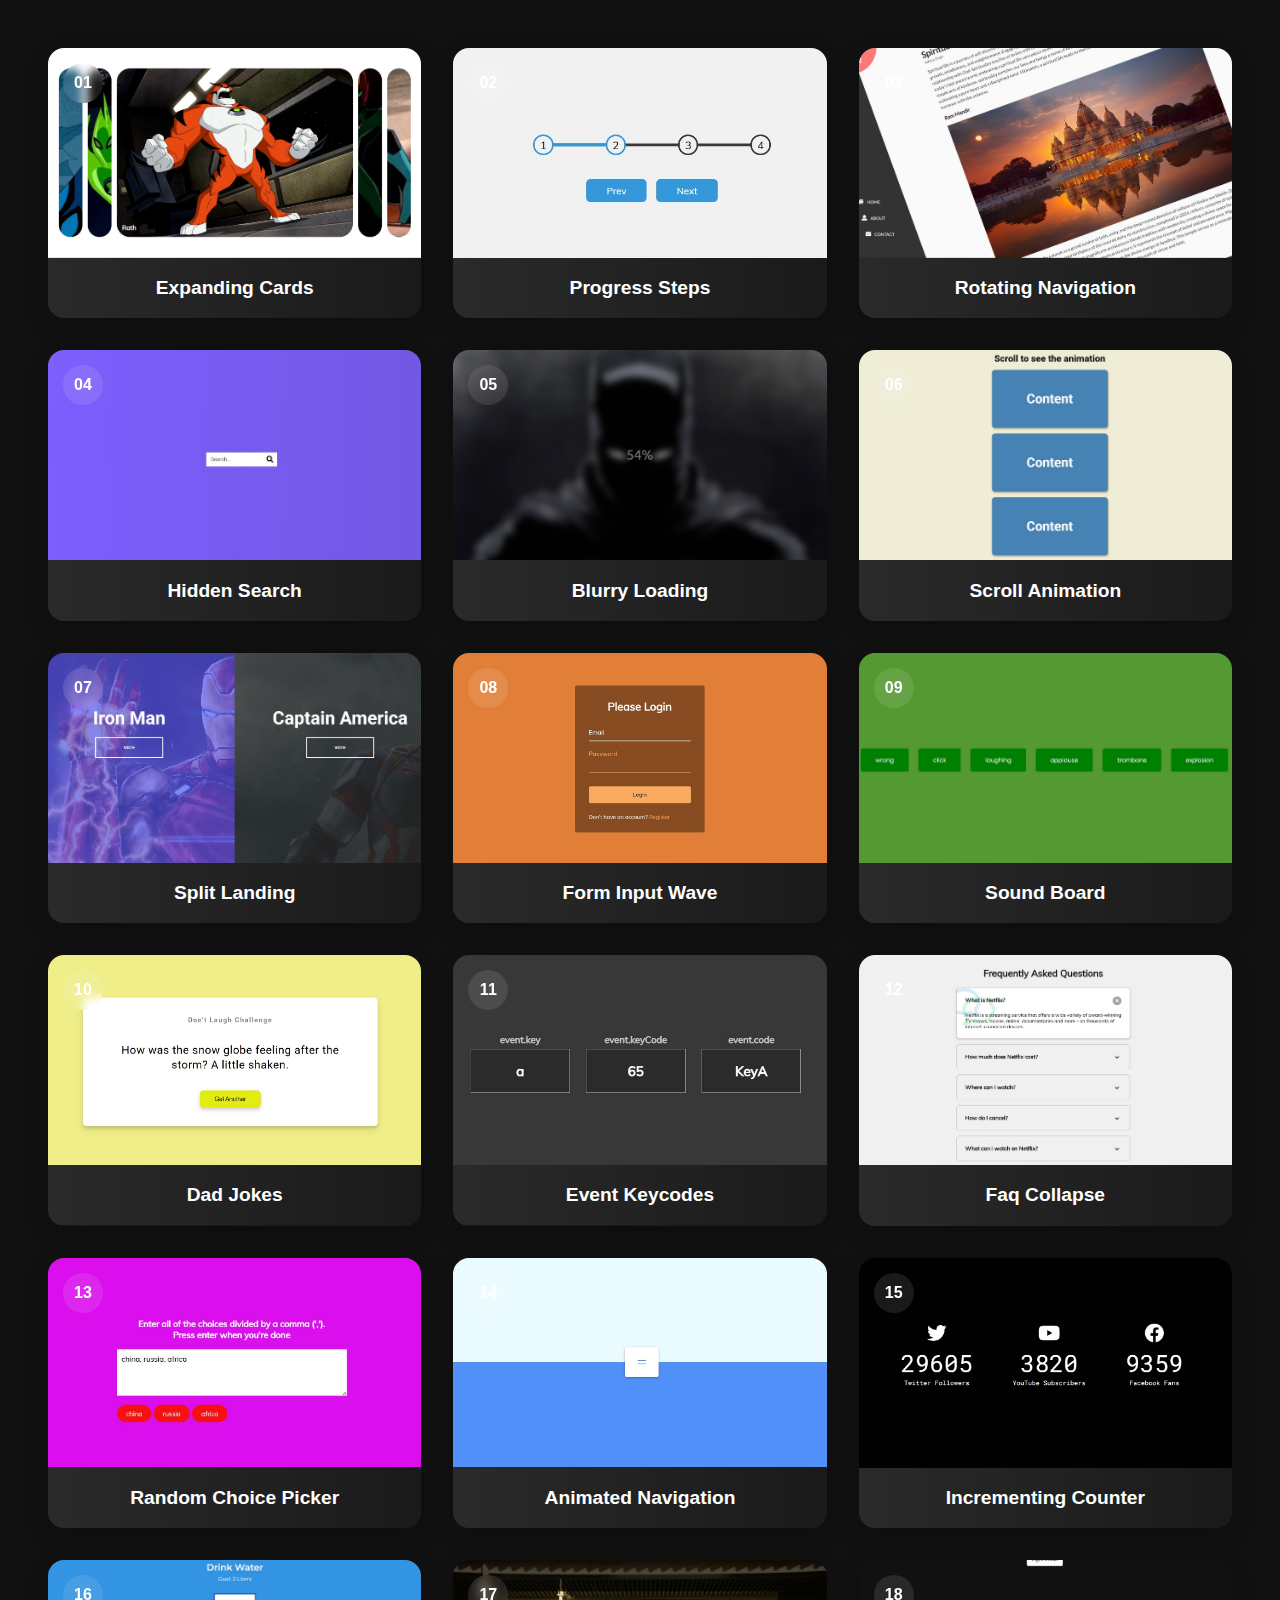
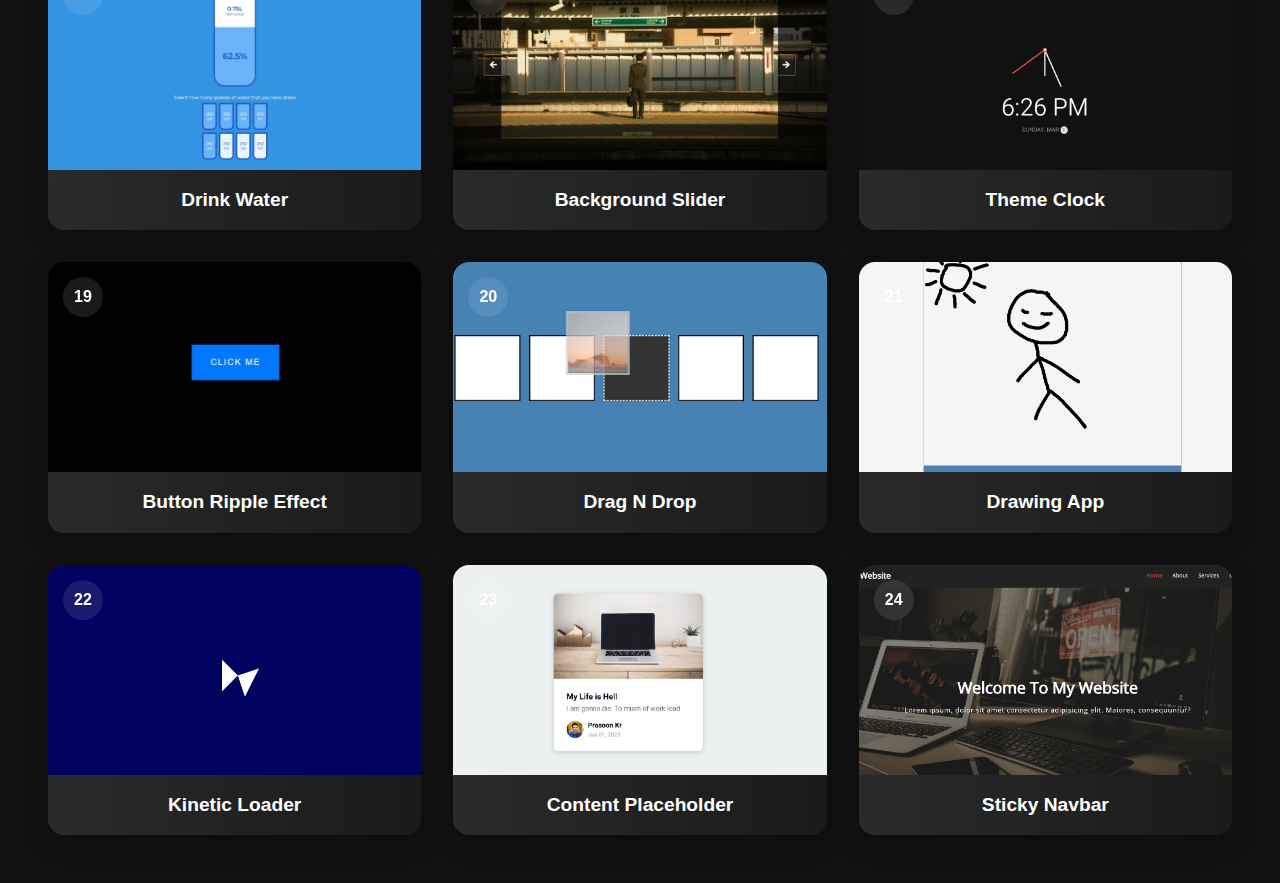
<file: index.html>
<!DOCTYPE html>
<html lang="en">
<head>
    <meta charset="UTF-8">
    <meta name="viewport" content="width=device-width, initial-scale=1.0">
    <link rel="stylesheet" href="style.css">
    <link rel="stylesheet" href="https://cdnjs.cloudflare.com/ajax/libs/font-awesome/6.4.0/css/all.min.css">
    <title>Frontend Mosaic</title>
</head>
<body>
    <div id="main">
    <!-- Project Blocks -->

        <!-- Project-1 -->
        <div class="project-card">
            <div class="serial-number">01</div>
            <div class="project-content">
                <div class="project-image">
                    <img src="./images/P1.jpg" alt="Project Preview">
                    <div class="project-links">
                        <a href="https://github.com/adityas1309/FrontendMosaic/tree/main/projects/1.ExpandingCards" class="link-icon github" aria-label="GitHub">
                            <i class="fab fa-github"></i>
                        </a>
                        <a href="./projects/1.ExpandingCards" class="link-icon live" aria-label="Live Demo">
                            <i class="fas fa-external-link-alt"></i>
                        </a>
                    </div>
                </div>
                <h3 class="project-title">Expanding Cards</h3>
            </div>
        </div>
        
        <!-- Project-2 -->
        <div class="project-card">
            <div class="serial-number">02</div>
            <div class="project-content">
                <div class="project-image">
                    <img src="./images/P2.jpg" alt="Project Preview">
                    <div class="project-links">
                        <a href="https://github.com/adityas1309/FrontendMosaic/tree/main/projects/2.ProgressSteps" class="link-icon github" aria-label="GitHub">
                            <i class="fab fa-github"></i>
                        </a>
                        <a href="./projects/2.ProgressSteps" class="link-icon live" aria-label="Live Demo">
                            <i class="fas fa-external-link-alt"></i>
                        </a>
                    </div>
                </div>
                <h3 class="project-title">Progress Steps</h3>
            </div>
        </div>
 
        <!-- Project-3 -->
        <div class="project-card">
            <div class="serial-number">03</div>
            <div class="project-content">
                <div class="project-image">
                    <img src="./images/P3.jpg" alt="Project Preview">
                    <div class="project-links">
                        <a href="https://github.com/adityas1309/FrontendMosaic/tree/main/projects/3.RotatingNavAnimation" class="link-icon github" aria-label="GitHub">
                            <i class="fab fa-github"></i>
                        </a>
                        <a href="./projects/3.RotatingNavAnimation" class="link-icon live" aria-label="Live Demo">
                            <i class="fas fa-external-link-alt"></i>
                        </a>
                    </div>
                </div>
                <h3 class="project-title">Rotating Navigation</h3>
            </div>
        </div>

        <!-- Project-4 -->
        <div class="project-card">
            <div class="serial-number">04</div>
            <div class="project-content">
                <div class="project-image">
                    <img src="./images/P4.jpg" alt="Project Preview">
                    <div class="project-links">
                        <a href="https://github.com/adityas1309/FrontendMosaic/tree/main/projects/4.HiddenSearch" class="link-icon github" aria-label="GitHub">
                            <i class="fab fa-github"></i>
                        </a>
                        <a href="./projects/4.HiddenSearch" class="link-icon live" aria-label="Live Demo">
                            <i class="fas fa-external-link-alt"></i>
                        </a>
                    </div>
                </div>
                <h3 class="project-title">Hidden Search</h3>
            </div>
        </div>

        <!-- Project-5 -->
        <div class="project-card">
            <div class="serial-number">05</div>
            <div class="project-content">
                <div class="project-image">
                    <img src="./images/P5.jpg" alt="Project Preview">
                    <div class="project-links">
                        <a href="https://github.com/adityas1309/FrontendMosaic/tree/main/projects/5.BlurryLoading" class="link-icon github" aria-label="GitHub">
                            <i class="fab fa-github"></i>
                        </a>
                        <a href="./projects/5.BlurryLoading" class="link-icon live" aria-label="Live Demo">
                            <i class="fas fa-external-link-alt"></i>
                        </a>
                    </div>
                </div>
                <h3 class="project-title">Blurry Loading</h3>
            </div>
        </div>

        <!-- Project-6 -->
        <div class="project-card">
            <div class="serial-number">06</div>
            <div class="project-content">
                <div class="project-image">
                    <img src="./images/P6.jpg" alt="Project Preview">
                    <div class="project-links">
                        <a href="https://github.com/adityas1309/FrontendMosaic/tree/main/projects/6.ScrollAnimation" class="link-icon github" aria-label="GitHub">
                            <i class="fab fa-github"></i>
                        </a>
                        <a href="./projects/6.ScrollAnimation" class="link-icon live" aria-label="Live Demo">
                            <i class="fas fa-external-link-alt"></i>
                        </a>
                    </div>
                </div>
                <h3 class="project-title">Scroll Animation</h3>
            </div>
        </div>

        <!-- Project-7 -->
        <div class="project-card">
            <div class="serial-number">07</div>
            <div class="project-content">
                <div class="project-image">
                    <img src="./images/P7.jpg" alt="Project Preview">
                    <div class="project-links">
                        <a href="https://github.com/adityas1309/FrontendMosaic/tree/main/projects/7.SplitLandingPage" class="link-icon github" aria-label="GitHub">
                            <i class="fab fa-github"></i>
                        </a>
                        <a href="./projects/7.SplitLandingPage" class="link-icon live" aria-label="Live Demo">
                            <i class="fas fa-external-link-alt"></i>
                        </a>
                    </div>
                </div>
                <h3 class="project-title">Split Landing</h3>
            </div>
        </div>

        <!-- Project-8 -->
        <div class="project-card">
            <div class="serial-number">08</div>
            <div class="project-content">
                <div class="project-image">
                    <img src="./images/P8.jpg" alt="Project Preview">
                    <div class="project-links">
                        <a href="https://github.com/adityas1309/FrontendMosaic/tree/main/projects/8.FormInputWave" class="link-icon github" aria-label="GitHub">
                            <i class="fab fa-github"></i>
                        </a>
                        <a href="./projects/8.FormInputWave" class="link-icon live" aria-label="Live Demo">
                            <i class="fas fa-external-link-alt"></i>
                        </a>
                    </div>
                </div>
                <h3 class="project-title">Form Input Wave</h3>
            </div>
        </div>

        <!-- Project-9 -->
        <div class="project-card">
            <div class="serial-number">09</div>
            <div class="project-content">
                <div class="project-image">
                    <img src="./images/P9.jpg" alt="Project Preview">
                    <div class="project-links">
                        <a href="https://github.com/adityas1309/FrontendMosaic/tree/main/projects/9.SoundBoard" class="link-icon github" aria-label="GitHub">
                            <i class="fab fa-github"></i>
                        </a>
                        <a href="./projects/9.SoundBoard" class="link-icon live" aria-label="Live Demo">
                            <i class="fas fa-external-link-alt"></i>
                        </a>
                    </div>
                </div>
                <h3 class="project-title">Sound Board</h3>
            </div>
        </div>

        <!-- Project-10 -->
        <div class="project-card">
            <div class="serial-number">10</div>
            <div class="project-content">
                <div class="project-image">
                    <img src="./images/P10.jpg" alt="Project Preview">
                    <div class="project-links">
                        <a href="https://github.com/adityas1309/FrontendMosaic/tree/main/projects/10.DadJokes" class="link-icon github" aria-label="GitHub">
                            <i class="fab fa-github"></i>
                        </a>
                        <a href="./projects/10.DadJokes" class="link-icon live" aria-label="Live Demo">
                            <i class="fas fa-external-link-alt"></i>
                        </a>
                    </div>
                </div>
                <h3 class="project-title">Dad Jokes</h3>
            </div>
        </div>

        <!-- Project-11 -->
        <div class="project-card">
            <div class="serial-number">11</div>
            <div class="project-content">
                <div class="project-image">
                    <img src="./images/P11.jpg" alt="Project Preview">
                    <div class="project-links">
                        <a href="https://github.com/adityas1309/FrontendMosaic/tree/main/projects/11.EventKeycodes" class="link-icon github" aria-label="GitHub">
                            <i class="fab fa-github"></i>
                        </a>
                        <a href="./projects/11.EventKeycodes" class="link-icon live" aria-label="Live Demo">
                            <i class="fas fa-external-link-alt"></i>
                        </a>
                    </div>
                </div>
                <h3 class="project-title">Event Keycodes</h3>
            </div>
        </div>

        <!-- Project-12 -->
        <div class="project-card">
            <div class="serial-number">12</div>
            <div class="project-content">
                <div class="project-image">
                    <img src="./images/P12.jpg" alt="Project Preview">
                    <div class="project-links">
                        <a href="https://github.com/adityas1309/FrontendMosaic/tree/main/projects/12.FaqCollapse" class="link-icon github" aria-label="GitHub">
                            <i class="fab fa-github"></i>
                        </a>
                        <a href="./projects/12.FaqCollapse" class="link-icon live" aria-label="Live Demo">
                            <i class="fas fa-external-link-alt"></i>
                        </a>
                    </div>
                </div>
                <h3 class="project-title">Faq Collapse</h3>
            </div>
        </div>

        <!-- Project-13 -->
        <div class="project-card">
            <div class="serial-number">13</div>
            <div class="project-content">
                <div class="project-image">
                    <img src="./images/P13.jpg" alt="Project Preview">
                    <div class="project-links">
                        <a href="https://github.com/adityas1309/FrontendMosaic/tree/main/projects/13.RandomChoicePicker" class="link-icon github" aria-label="GitHub">
                            <i class="fab fa-github"></i>
                        </a>
                        <a href="./projects/13.RandomChoicePicker" class="link-icon live" aria-label="Live Demo">
                            <i class="fas fa-external-link-alt"></i>
                        </a>
                    </div>
                </div>
                <h3 class="project-title">Random Choice Picker</h3>
            </div>
        </div>

        <!-- Project-14 -->
        <div class="project-card">
            <div class="serial-number">14</div>
            <div class="project-content">
                <div class="project-image">
                    <img src="./images/P14.jpg" alt="Project Preview">
                    <div class="project-links">
                        <a href="https://github.com/adityas1309/FrontendMosaic/tree/main/projects/14.AnimatedNavigation" class="link-icon github" aria-label="GitHub">
                            <i class="fab fa-github"></i>
                        </a>
                        <a href="./projects/14.AnimatedNavigation" class="link-icon live" aria-label="Live Demo">
                            <i class="fas fa-external-link-alt"></i>
                        </a>
                    </div>
                </div>
                <h3 class="project-title">Animated Navigation</h3>
            </div>
        </div>

        <!-- Project-15 -->
        <div class="project-card">
            <div class="serial-number">15</div>
            <div class="project-content">
                <div class="project-image">
                    <img src="./images/P15.jpg" alt="Project Preview">
                    <div class="project-links">
                        <a href="https://github.com/adityas1309/FrontendMosaic/tree/main/projects/15.IncrementingCounter" class="link-icon github" aria-label="GitHub">
                            <i class="fab fa-github"></i>
                        </a>
                        <a href="./projects/15.IncrementingCounter" class="link-icon live" aria-label="Live Demo">
                            <i class="fas fa-external-link-alt"></i>
                        </a>
                    </div>
                </div>
                <h3 class="project-title">Incrementing Counter</h3>
            </div>
        </div>

        <!-- Project-16 -->
        <div class="project-card">
            <div class="serial-number">16</div>
            <div class="project-content">
                <div class="project-image">
                    <img src="./images/P16.jpg" alt="Project Preview">
                    <div class="project-links">
                        <a href="https://github.com/adityas1309/FrontendMosaic/tree/main/projects/16.DrinkWater" class="link-icon github" aria-label="GitHub">
                            <i class="fab fa-github"></i>
                        </a>
                        <a href="./projects/16.DrinkWater" class="link-icon live" aria-label="Live Demo">
                            <i class="fas fa-external-link-alt"></i>
                        </a>
                    </div>
                </div>
                <h3 class="project-title">Drink Water</h3>
            </div>
        </div>

        <!-- Project-17 -->
        <div class="project-card">
            <div class="serial-number">17</div>
            <div class="project-content">
                <div class="project-image">
                    <img src="./images/P17.jpg" alt="Project Preview">
                    <div class="project-links">
                        <a href="https://github.com/adityas1309/FrontendMosaic/tree/main/projects/17.BackgroundSlider" class="link-icon github" aria-label="GitHub">
                            <i class="fab fa-github"></i>
                        </a>
                        <a href="./projects/17.BackgroundSlider" class="link-icon live" aria-label="Live Demo">
                            <i class="fas fa-external-link-alt"></i>
                        </a>
                    </div>
                </div>
                <h3 class="project-title">Background Slider</h3>
            </div>
        </div>

        <!-- Project-18 -->
        <div class="project-card">
            <div class="serial-number">18</div>
            <div class="project-content">
                <div class="project-image">
                    <img src="./images/P18.jpg" alt="Project Preview">
                    <div class="project-links">
                        <a href="https://github.com/adityas1309/FrontendMosaic/tree/main/projects/18.ThemeClock" class="link-icon github" aria-label="GitHub">
                            <i class="fab fa-github"></i>
                        </a>
                        <a href="./projects/18.ThemeClock" class="link-icon live" aria-label="Live Demo">
                            <i class="fas fa-external-link-alt"></i>
                        </a>
                    </div>
                </div>
                <h3 class="project-title">Theme Clock</h3>
            </div>
        </div>

        <!-- Project-19 -->
        <div class="project-card">
            <div class="serial-number">19</div>
            <div class="project-content">
                <div class="project-image">
                    <img src="./images/P19.jpg" alt="Project Preview">
                    <div class="project-links">
                        <a href="https://github.com/adityas1309/FrontendMosaic/tree/main/projects/19.ButtonRippleEffect" class="link-icon github" aria-label="GitHub">
                            <i class="fab fa-github"></i>
                        </a>
                        <a href="./projects/19.ButtonRippleEffect" class="link-icon live" aria-label="Live Demo">
                            <i class="fas fa-external-link-alt"></i>
                        </a>
                    </div>
                </div>
                <h3 class="project-title">Button Ripple Effect</h3>
            </div>
        </div>

        <!-- Project-20 -->
        <div class="project-card">
            <div class="serial-number">20</div>
            <div class="project-content">
                <div class="project-image">
                    <img src="./images/P20.jpg" alt="Project Preview">
                    <div class="project-links">
                        <a href="https://github.com/adityas1309/FrontendMosaic/tree/main/projects/20.DragNdrop" class="link-icon github" aria-label="GitHub">
                            <i class="fab fa-github"></i>
                        </a>
                        <a href="./projects/20.DragNdrop" class="link-icon live" aria-label="Live Demo">
                            <i class="fas fa-external-link-alt"></i>
                        </a>
                    </div>
                </div>
                <h3 class="project-title">Drag N Drop</h3>
            </div>
        </div>

        <!-- Project-21 -->
        <div class="project-card">
            <div class="serial-number">21</div>
            <div class="project-content">
                <div class="project-image">
                    <img src="./images/P21.jpg" alt="Project Preview">
                    <div class="project-links">
                        <a href="https://github.com/adityas1309/FrontendMosaic/tree/main/projects/21.DrawingApp" class="link-icon github" aria-label="GitHub">
                            <i class="fab fa-github"></i>
                        </a>
                        <a href="./projects/21.DrawingApp" class="link-icon live" aria-label="Live Demo">
                            <i class="fas fa-external-link-alt"></i>
                        </a>
                    </div>
                </div>
                <h3 class="project-title">Drawing App</h3>
            </div>
        </div>

        <!-- Project-22 -->
        <div class="project-card">
            <div class="serial-number">22</div>
            <div class="project-content">
                <div class="project-image">
                    <img src="./images/P22.jpg" alt="Project Preview">
                    <div class="project-links">
                        <a href="https://github.com/adityas1309/FrontendMosaic/tree/main/projects/22.KineticLoader" class="link-icon github" aria-label="GitHub">
                            <i class="fab fa-github"></i>
                        </a>
                        <a href="./projects/22.KineticLoader" class="link-icon live" aria-label="Live Demo">
                            <i class="fas fa-external-link-alt"></i>
                        </a>
                    </div>
                </div>
                <h3 class="project-title">Kinetic Loader</h3>
            </div>
        </div>

        <!-- Project-23 -->
        <div class="project-card">
            <div class="serial-number">23</div>
            <div class="project-content">
                <div class="project-image">
                    <img src="./images/P23.jpg" alt="Project Preview">
                    <div class="project-links">
                        <a href="https://github.com/adityas1309/FrontendMosaic/tree/main/projects/23.ContentPlaceholder" class="link-icon github" aria-label="GitHub">
                            <i class="fab fa-github"></i>
                        </a>
                        <a href="./projects/23.ContentPlaceholder" class="link-icon live" aria-label="Live Demo">
                            <i class="fas fa-external-link-alt"></i>
                        </a>
                    </div>
                </div>
                <h3 class="project-title">Content Placeholder</h3>
            </div>
        </div>

        <!-- Project-24 -->
        <div class="project-card">
            <div class="serial-number">24</div>
            <div class="project-content">
                <div class="project-image">
                    <img src="./images/P24.jpg" alt="Project Preview">
                    <div class="project-links">
                        <a href="https://github.com/adityas1309/FrontendMosaic/tree/main/projects/24.StickyNav" class="link-icon github" aria-label="GitHub">
                            <i class="fab fa-github"></i>
                        </a>
                        <a href="./projects/24.StickyNav" class="link-icon live" aria-label="Live Demo">
                            <i class="fas fa-external-link-alt"></i>
                        </a>
                    </div>
                </div>
                <h3 class="project-title">Sticky Navbar</h3>
            </div>
        </div>
    </div>
</body>
</html>
</file>
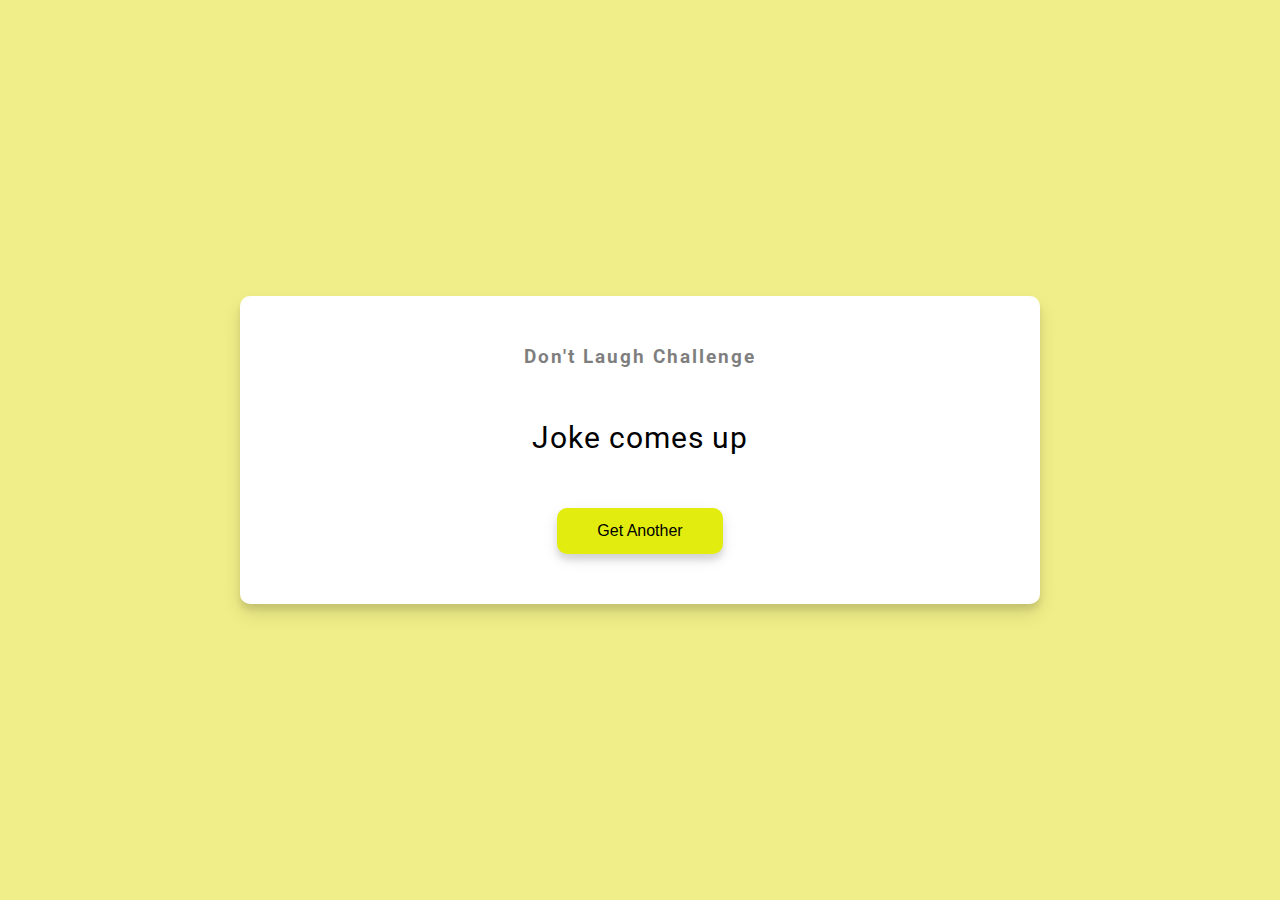
<file: projects/10.DadJokes/index.html>
<!DOCTYPE html>
<html lang="en">
  <head>
    <meta charset="UTF-8" />
    <meta name="viewport" content="width=device-width, initial-scale=1.0" />
    <link rel="stylesheet" href="style.css" />
    <title>Dad Jokes</title>
  </head>
  <body>
    <div class="container">
      <h3>Don't Laugh Challenge</h3>
      <div id="joke" class="joke">Joke comes up</div>
      <button id="jokeBtn" class="btn">Get Another</button>
    </div>
    <script src="script.js"></script>
  </body>
</html>
</file>
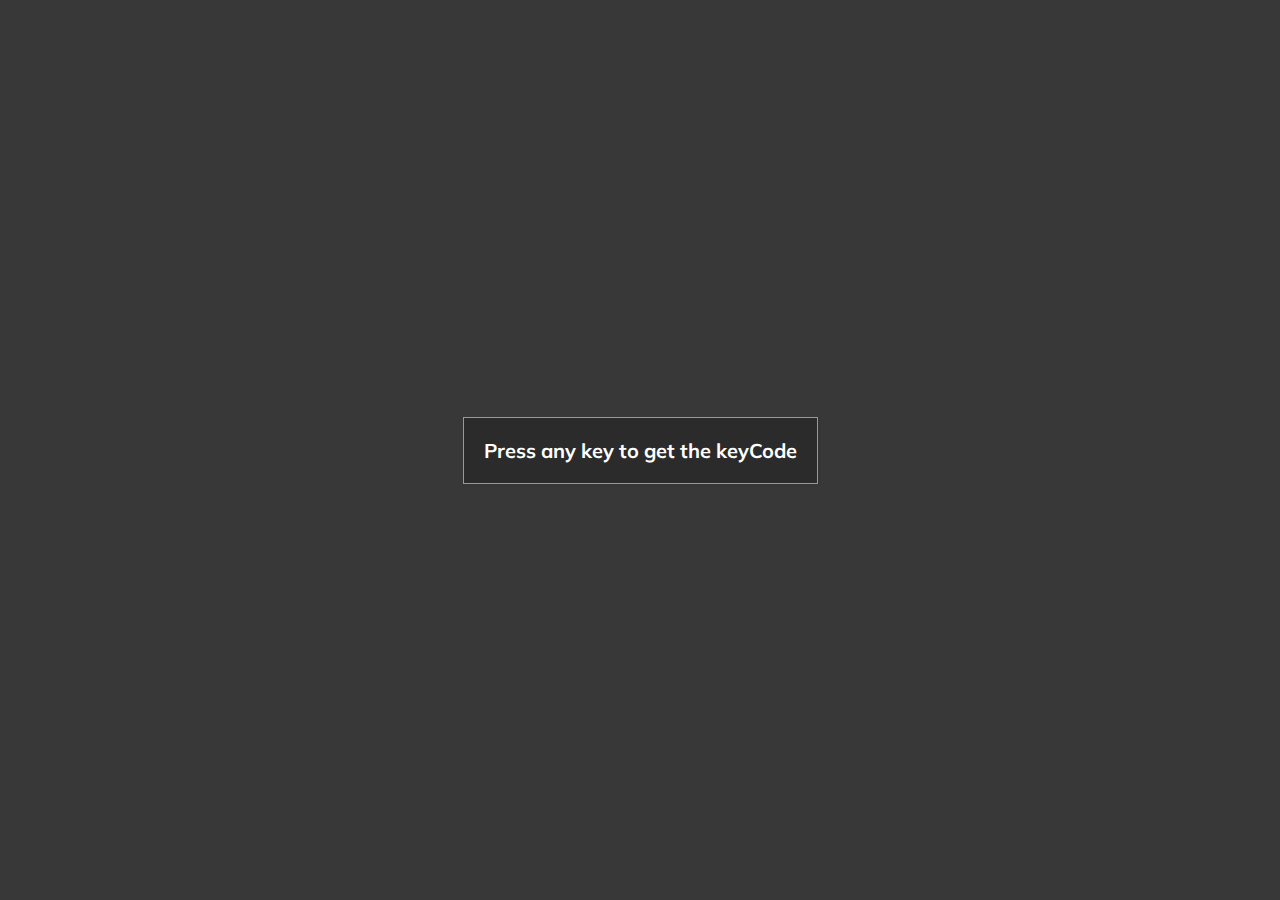
<file: projects/11.EventKeycodes/index.html>
<!DOCTYPE html>
<html lang="en">
  <head>
    <meta charset="UTF-8" />
    <meta name="viewport" content="width=device-width, initial-scale=1.0" />
    <link rel="stylesheet" href="style.css" />
    <title>Event KeyCodes</title>
  </head>
  <body>
    <div id="insert">
      <div class="key">
        Press any key to get the keyCode
      </div>
    </div>
    <script src="script.js"></script>
  </body>
</html>
</file>
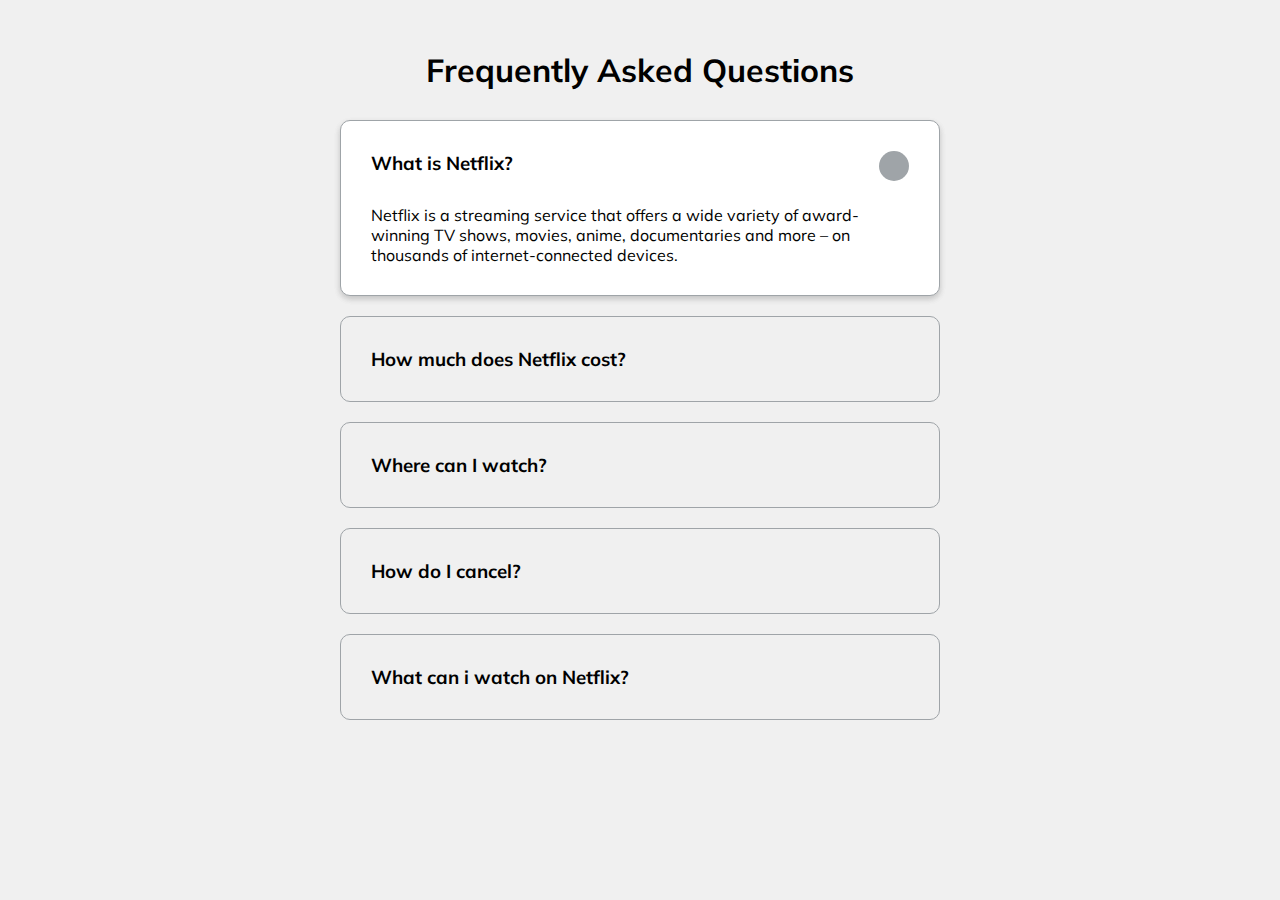
<file: projects/12.FaqCollapse/index.html>
<!DOCTYPE html>
<html lang="en">
  <head>
    <meta charset="UTF-8" />
    <meta name="viewport" content="width=device-width, initial-scale=1.0" />
    <link rel="stylesheet" href="https://cdnjs.cloudflare.com/ajax/libs/font-awesome/5.14.0/css/all.min.css" integrity="sha512-1PKOgIY59xJ8Co8+NE6FZ+LOAZKjy+KY8iq0G4B3CyeY6wYHN3yt9PW0XpSriVlkMXe40PTKnXrLnZ9+fkDaog==" crossorigin="anonymous" />
    <link rel="stylesheet" href="style.css" />
    <title>FAQ</title>
  </head>
  <body>
    <h1>Frequently Asked Questions</h1>
    <div class="faq-container">
      <div class="faq active">
        <h3 class="faq-title">
          What is Netflix?
        </h3>

        <p class="faq-text">
          Netflix is a streaming service that offers a wide variety of award-winning TV shows, movies, anime, documentaries and more – on thousands of internet-connected devices.
        </p>

        <button class="faq-toggle">
          <i class="fas fa-chevron-down"></i>
          <i class="fas fa-times"></i>
        </button>
      </div>

      <div class="faq">
        <h3 class="faq-title">
          How much does Netflix cost?
        </h3>
        <p class="faq-text">
          Watch Netflix on your smartphone, tablet, Smart TV, laptop, or streaming device, all for one fixed monthly fee. Plans range from ₹149 to ₹649 a month. No extra costs, no contracts.
        </p>
        <button class="faq-toggle">
          <i class="fas fa-chevron-down"></i>
          <i class="fas fa-times"></i>
        </button>
      </div>
      
      <div class="faq">
        <h3 class="faq-title">
          Where can I watch?
        </h3>
        <p class="faq-text">
          Watch anywhere, anytime. Sign in with your Netflix account to watch instantly on the web at netflix.com from your personal computer or on any internet-connected device that offers the Netflix app, including smart TVs, smartphones, tablets, streaming media players and game consoles.
        </p>
        <button class="faq-toggle">
          <i class="fas fa-chevron-down"></i>
          <i class="fas fa-times"></i>
        </button>
      </div>
      
      <div class="faq">
        <h3 class="faq-title">
          How do I cancel?
        </h3>
        <p class="faq-text">
          Netflix is flexible. There are no annoying contracts and no commitments. You can easily cancel your account online in two clicks. There are no cancellation fees – start or stop your account anytime.
        </p>
        <button class="faq-toggle">
          <i class="fas fa-chevron-down"></i>
          <i class="fas fa-times"></i>
        </button>
      </div>
      
      <div class="faq">
        <h3 class="faq-title">
          What can i watch on Netflix?
        </h3>
        <p class="faq-text">
          Netflix has an extensive library of feature films, documentaries, TV shows, anime, award-winning Netflix originals, and more. Watch as much as you want, anytime you want.
        </p>
        <button class="faq-toggle">
          <i class="fas fa-chevron-down"></i>
          <i class="fas fa-times"></i>
        </button>
      </div>
    </div>
    <script src="script.js"></script>
  </body>
</html>
</file>
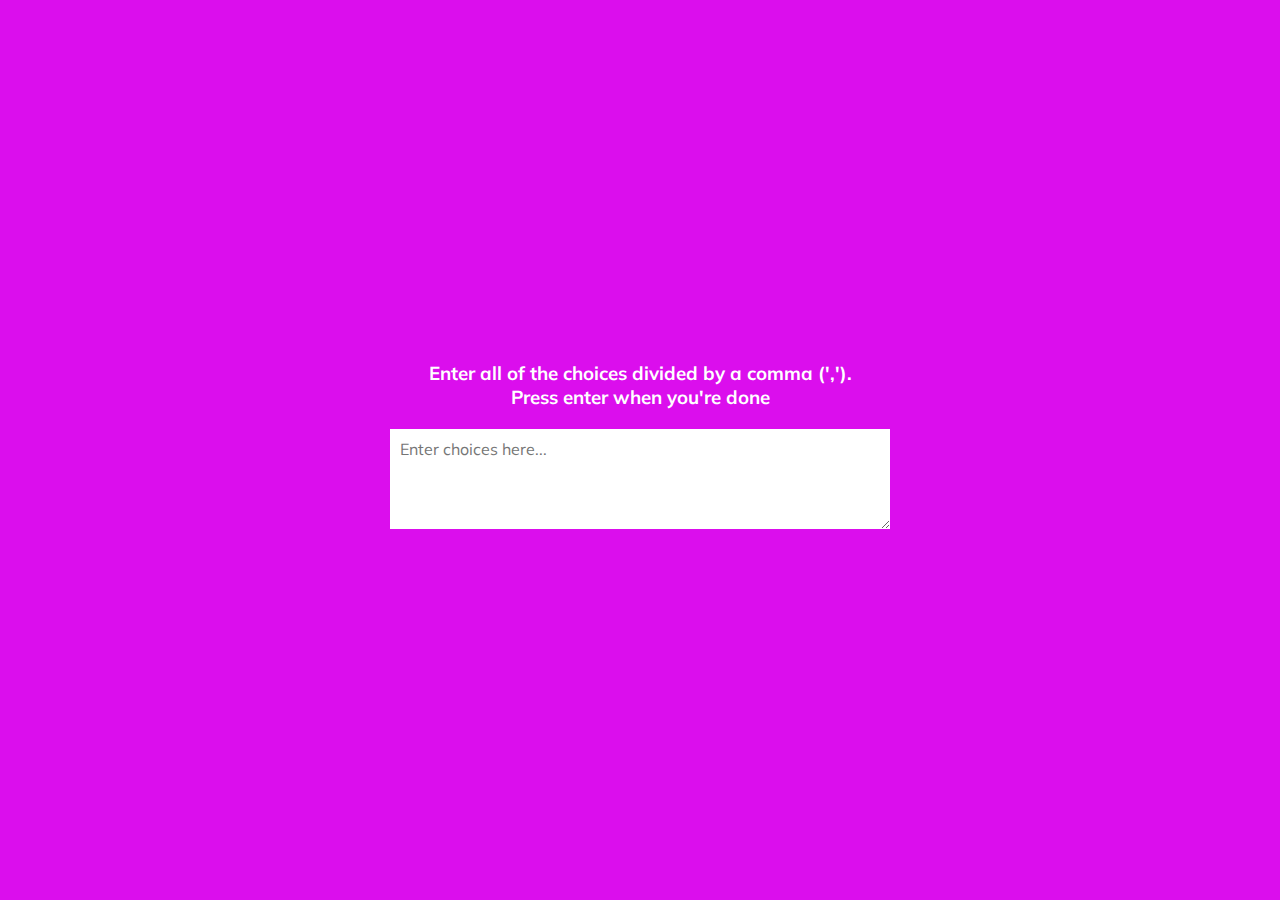
<file: projects/13.RandomChoicePicker/index.html>
<!DOCTYPE html>
<html lang="en">
  <head>
    <meta charset="UTF-8" />
    <meta name="viewport" content="width=device-width, initial-scale=1.0" />
    <link rel="stylesheet" href="style.css" />
    <title>Random Choice Picker</title>
  </head>
  <body>
    <div class="container">
      <h3>Enter all of the choices divided by a comma (','). <br> Press enter when you're done</h3>
      <textarea placeholder="Enter choices here..." id="textarea"></textarea>

      <div id="tags"></div>
    </div>

    <script src="script.js"></script>
  </body>
</html>
</file>
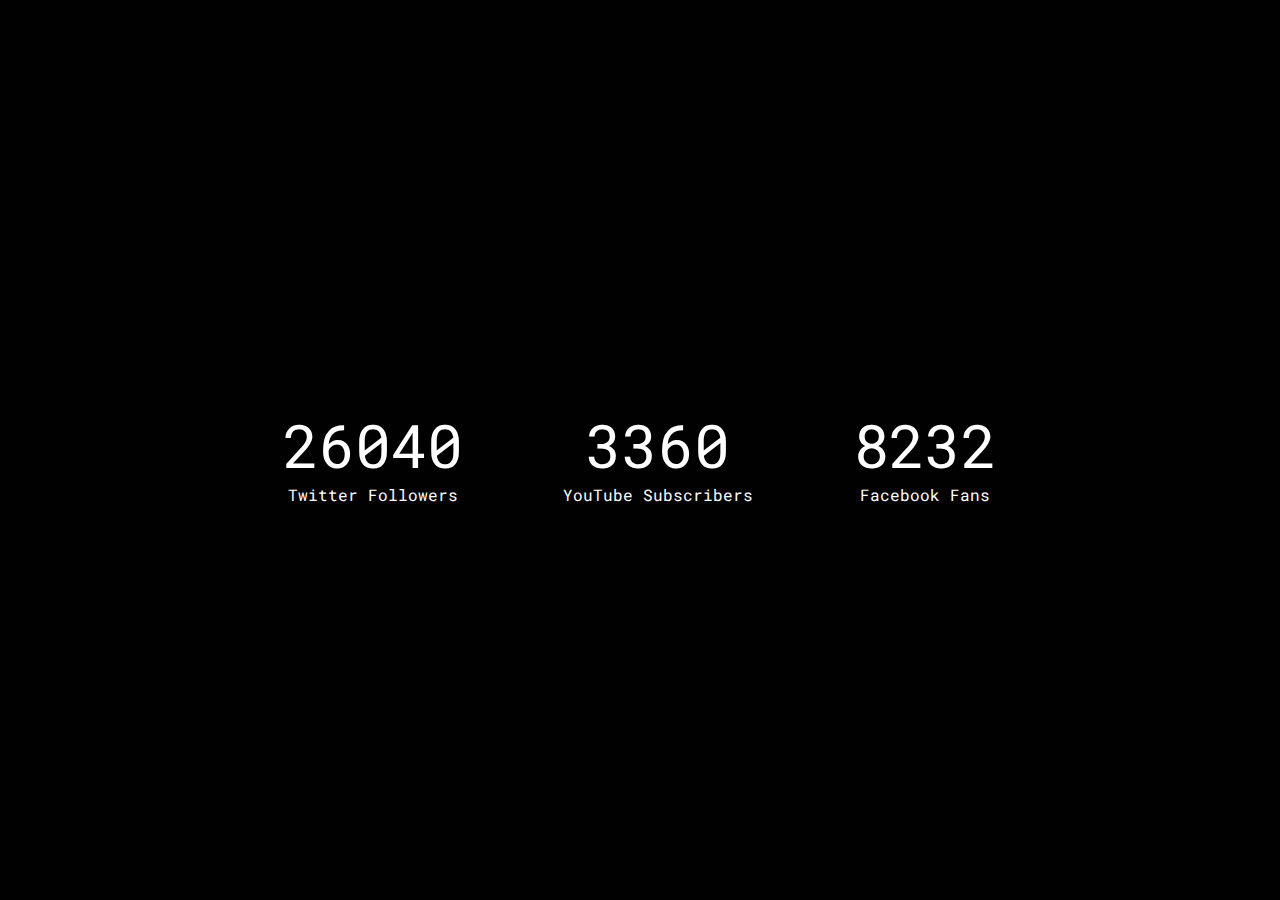
<file: projects/15.IncrementingCounter/index.html>
<!DOCTYPE html>
<html lang="en">
  <head>
    <meta charset="UTF-8" />
    <meta name="viewport" content="width=device-width, initial-scale=1.0" />
    <link rel="stylesheet" href="https://cdnjs.cloudflare.com/ajax/libs/font-awesome/5.14.0/css/all.min.css" integrity="sha512-1PKOgIY59xJ8Co8+NE6FZ+LOAZKjy+KY8iq0G4B3CyeY6wYHN3yt9PW0XpSriVlkMXe40PTKnXrLnZ9+fkDaog==" crossorigin="anonymous" />
    <link rel="stylesheet" href="style.css" />
    <title>Increment Counter</title>
  </head>
  <body>
    <div class="counter-container">
      <i class="fab fa-twitter fa-3x"></i>
      <div class="counter" data-target="31000"></div>
      <span>Twitter Followers</span>
    </div>

    <div class="counter-container">
      <i class="fab fa-youtube fa-3x"></i>
      <div class="counter" data-target="4000"></div>
      <span>YouTube Subscribers</span>
    </div>

    <div class="counter-container">
      <i class="fab fa-facebook fa-3x"></i>
      <div class="counter" data-target="9800"></div>
      <span>Facebook Fans</span>
    </div>
    <script src="script.js"></script>
  </body>
</html>
</file>
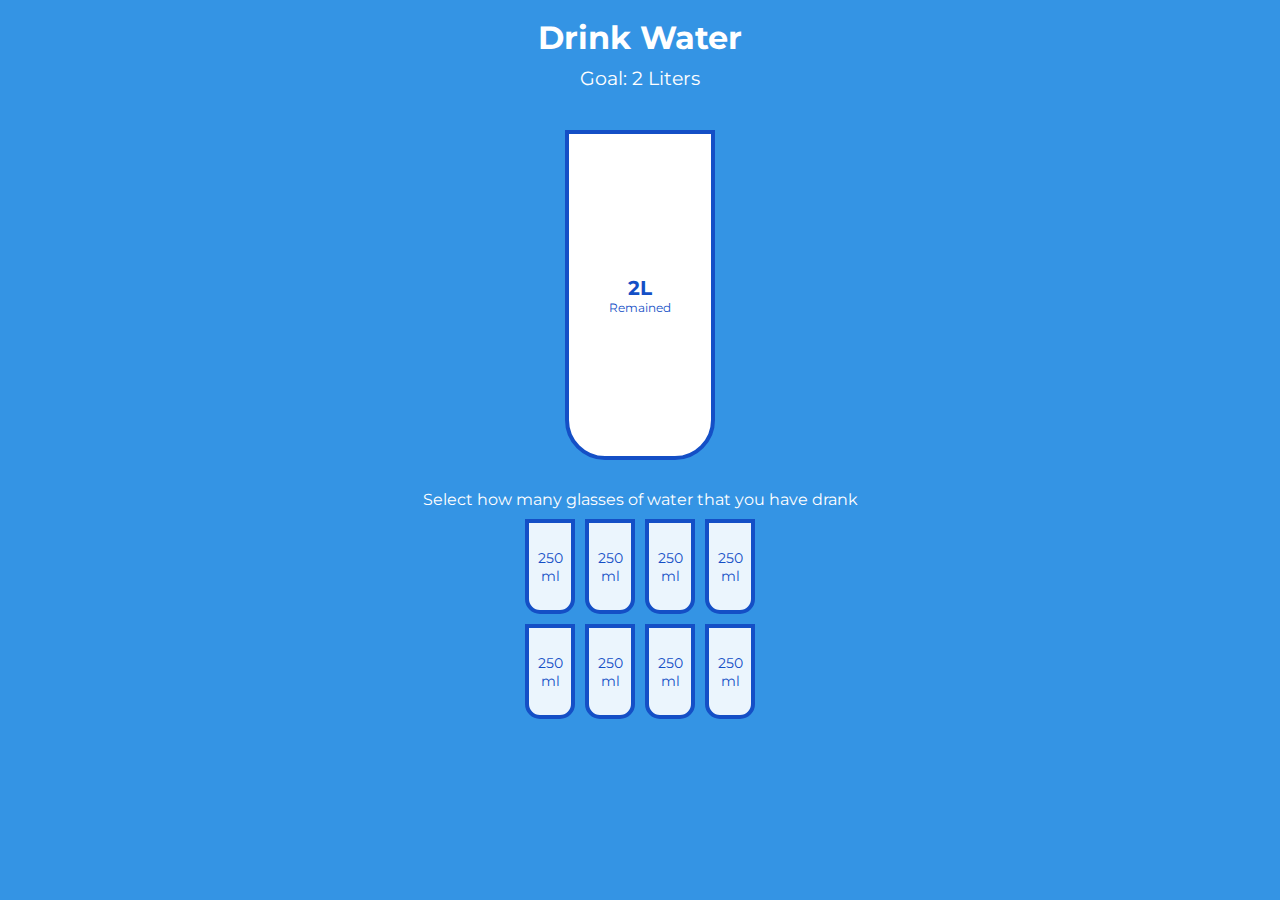
<file: projects/16.DrinkWater/index.html>
<!DOCTYPE html>
<html lang="en">
  <head>
    <meta charset="UTF-8" />
    <meta name="viewport" content="width=device-width, initial-scale=1.0" />
    <link rel="stylesheet" href="style.css" />
    <title>Drink Water</title>
  </head>
  <body>
    <h1>Drink Water</h1>
    <h3>Goal: 2 Liters</h3>

    <div class="cup">
      <div class="remained" id="remained">
        <span id="liters"></span>
        <small>Remained</small>
      </div>

      <div class="percentage" id="percentage"></div>
    </div>

    <p class="text">Select how many glasses of water that you have drank</p>

    <div class="cups">
      <div class="cup cup-small">250 ml</div>
      <div class="cup cup-small">250 ml</div>
      <div class="cup cup-small">250 ml</div>
      <div class="cup cup-small">250 ml</div>
      <div class="cup cup-small">250 ml</div>
      <div class="cup cup-small">250 ml</div>
      <div class="cup cup-small">250 ml</div>
      <div class="cup cup-small">250 ml</div>
    </div>

    <script src="script.js"></script>
  </body>
</html>
</file>
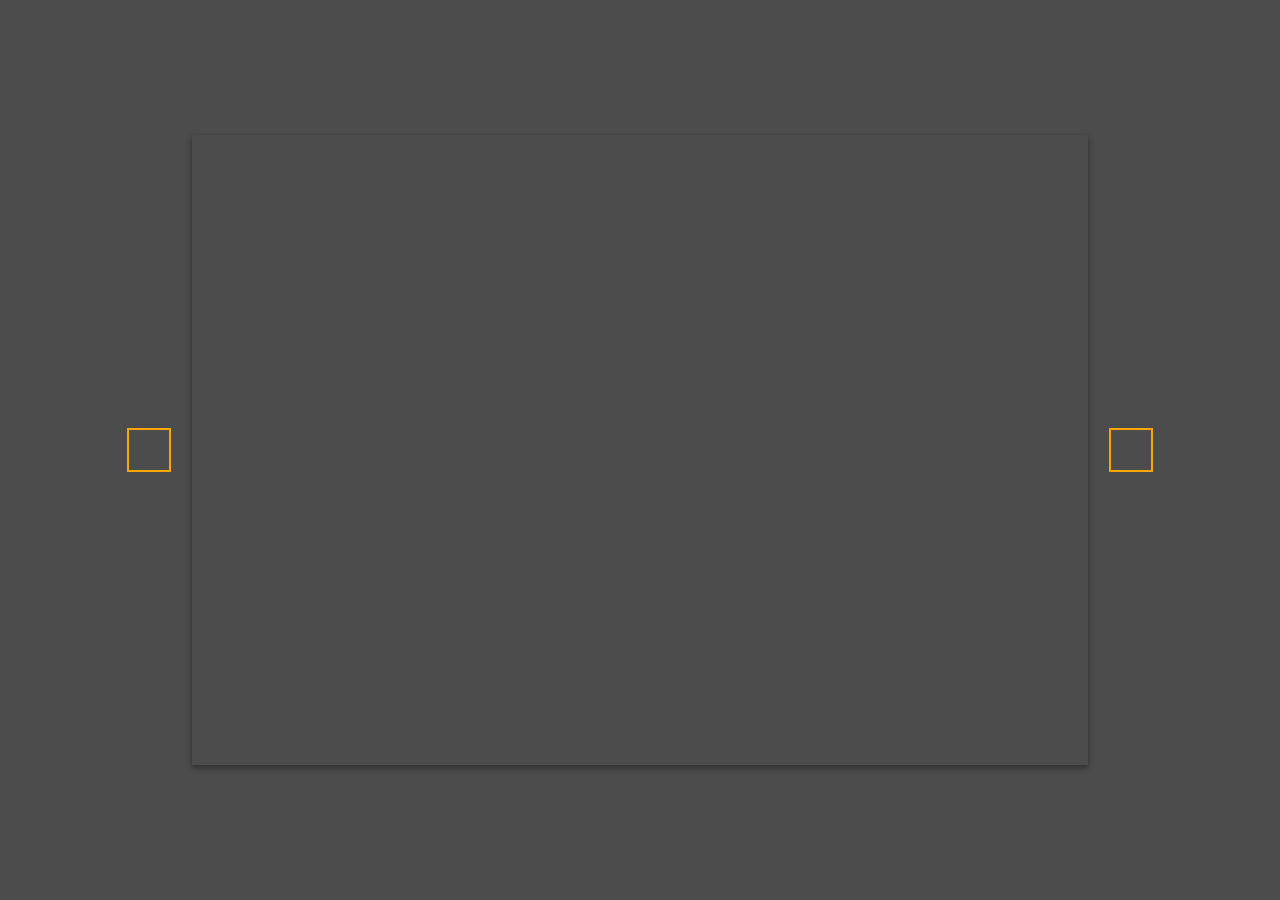
<file: projects/17.BackgroundSlider/index.html>
<!DOCTYPE html>
<html lang="en">
  <head>
    <meta charset="UTF-8" />
    <meta name="viewport" content="width=device-width, initial-scale=1.0" />
    <link
      rel="stylesheet"
      href="https://cdnjs.cloudflare.com/ajax/libs/font-awesome/5.14.0/css/all.min.css"
      integrity="sha512-1PKOgIY59xJ8Co8+NE6FZ+LOAZKjy+KY8iq0G4B3CyeY6wYHN3yt9PW0XpSriVlkMXe40PTKnXrLnZ9+fkDaog=="
      crossorigin="anonymous"
    />
    <link rel="stylesheet" href="style.css" />
    <title>Background Slider</title>
  </head>
  <body>
    <div class="slider-container">
      <div
        class="slide active"
        style="
          background-image: url('https://images.unsplash.com/photo-1742770711842-c29e32ee01d9?q=80&w=2070&auto=format&fit=crop&ixlib=rb-4.0.3&ixid=M3wxMjA3fDB8MHxwaG90by1wYWdlfHx8fGVufDB8fHx8fA%3D%3D');
        "
      ></div>
      <div
        class="slide"
        style="
          background-image: url('https://images.unsplash.com/photo-1742330425089-1f91d18eaa4e?q=80&w=2070&auto=format&fit=crop&ixlib=rb-4.0.3&ixid=M3wxMjA3fDB8MHxwaG90by1wYWdlfHx8fGVufDB8fHx8fA%3D%3D');
        "
      ></div>

      <div
        class="slide"
        style="
          background-image: url('https://images.unsplash.com/photo-1742943679521-f4736500a471?q=80&w=2070&auto=format&fit=crop&ixlib=rb-4.0.3&ixid=M3wxMjA3fDB8MHxwaG90by1wYWdlfHx8fGVufDB8fHx8fA%3D%3D');
        "
      ></div>

      <div
        class="slide"
        style="
          background-image: url('https://images.unsplash.com/photo-1742268350465-35d7baae61fa?q=80&w=1974&auto=format&fit=crop&ixlib=rb-4.0.3&ixid=M3wxMjA3fDB8MHxwaG90by1wYWdlfHx8fGVufDB8fHx8fA%3D%3D');
        "
      ></div>

      <div
        class="slide"
        style="
          background-image: url('https://images.unsplash.com/photo-1741812191037-96bb5f12010a?q=80&w=1863&auto=format&fit=crop&ixlib=rb-4.0.3&ixid=M3wxMjA3fDB8MHxwaG90by1wYWdlfHx8fGVufDB8fHx8fA%3D%3D');
        "
      ></div>

      <button class="arrow left-arrow" id="left">
        <i class="fas fa-arrow-left"></i>
      </button>

      <button class="arrow right-arrow" id="right">
        <i class="fas fa-arrow-right"></i>
      </button>
    </div>
    <script src="script.js"></script>
  </body>
</html>
</file>
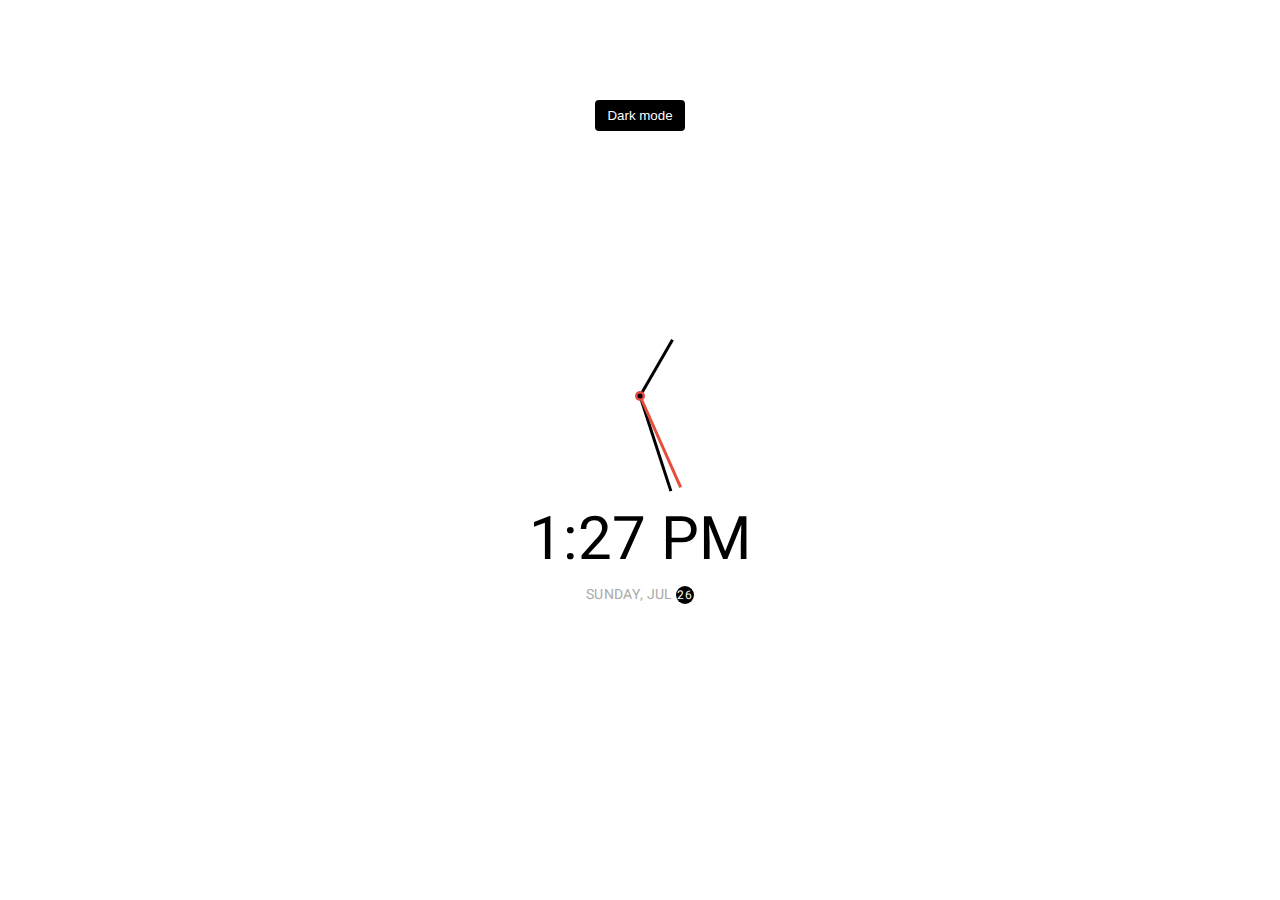
<file: projects/18.ThemeClock/index.html>
<!DOCTYPE html>
<html lang="en">
  <head>
    <meta charset="UTF-8" />
    <meta name="viewport" content="width=device-width, initial-scale=1.0" />
    <link rel="stylesheet" href="style.css" />
    <title>Theme Clock</title>
  </head>
  <body>
    <!-- Inspired by this dribbble shot https://dribbble.com/shots/5958443-Alarm-clock -->

    <button class="toggle">Dark mode</button>

    <div class="clock-container">
      <div class="clock">
        <div class="needle hour"></div>
        <div class="needle minute"></div>
        <div class="needle second"></div>
        <div class="center-point"></div>
      </div>

      <div class="time"></div>
      <div class="date"></div>
    </div>

    <script src="script.js"></script>
  </body>
</html>
</file>
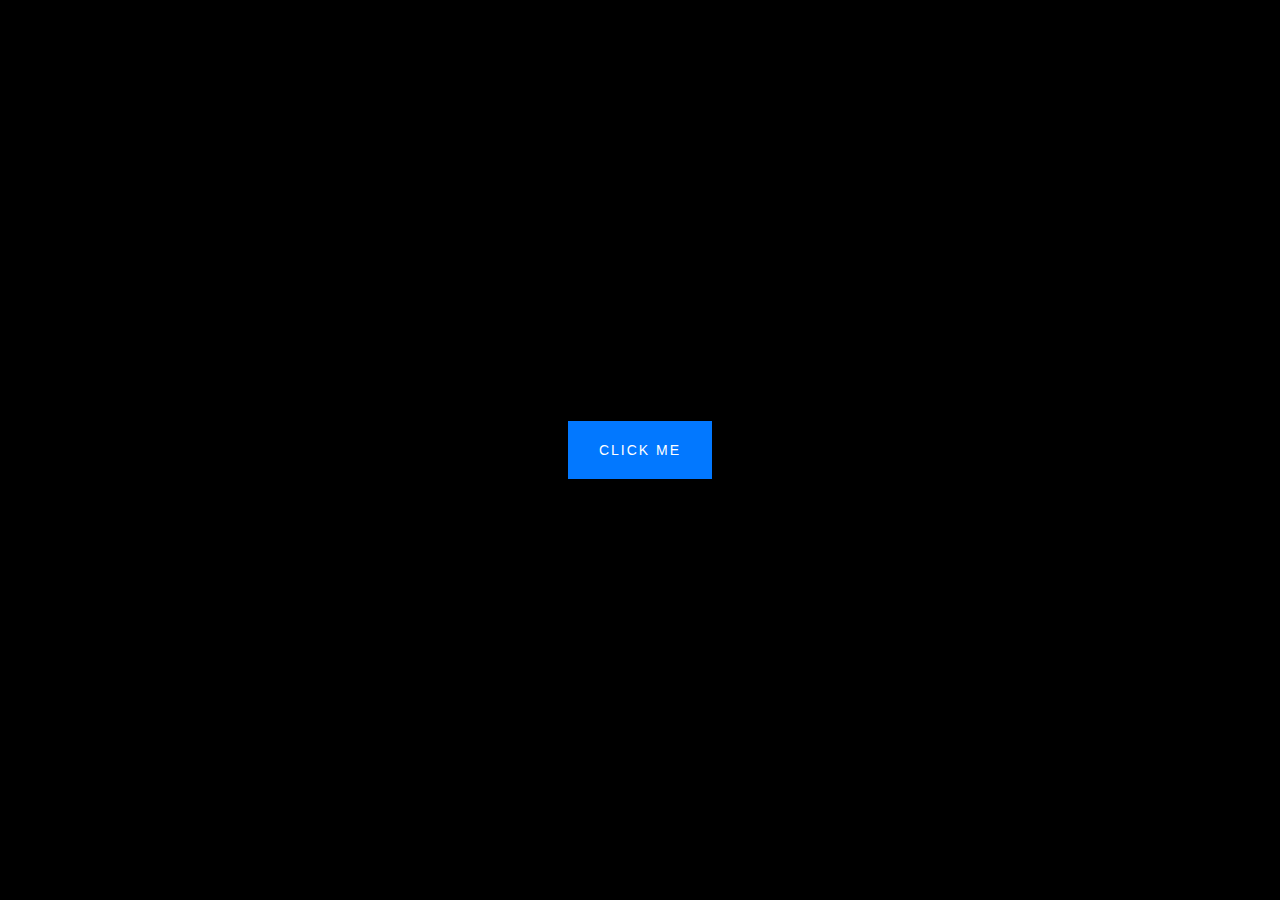
<file: projects/19.ButtonRippleEffect/index.html>
<!DOCTYPE html>
<html lang="en">
  <head>
    <meta charset="UTF-8" />
    <meta name="viewport" content="width=device-width, initial-scale=1.0" />
    <link rel="stylesheet" href="style.css" />
    <title>Button Ripple Effect</title>
  </head>
  <body>
    <button class="ripple">Click Me</button>
    <script src="script.js"></script>
  </body>
</html>
</file>
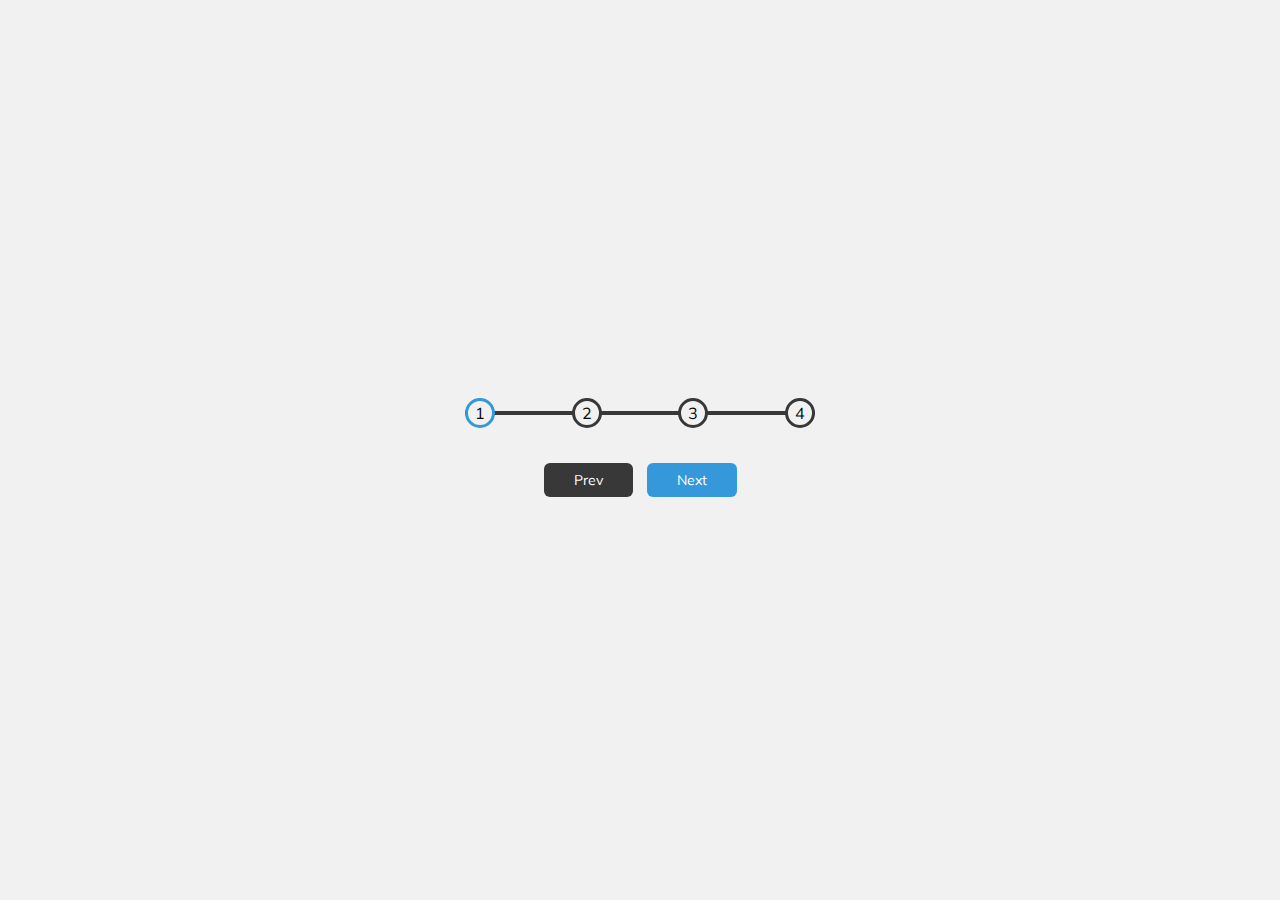
<file: projects/2.ProgressSteps/index.html>
<!DOCTYPE html>
<html lang="en">
  <head>
    <meta charset="UTF-8" />
    <meta name="viewport" content="width=device-width, initial-scale=1.0" />
    <link rel="stylesheet" href="style.css" />
    <title>Progress Steps</title>
  </head>
  <body>
    <div class="container">
      <div class="progress-container">
        <div class="progress" id="progress"></div>
        <div class="circle active">1</div>
        <div class="circle">2</div>
        <div class="circle">3</div>
        <div class="circle">4</div>
      </div>

      <button class="btn" id="prev" disabled>Prev</button>
      <button class="btn" id="next">Next</button>
    </div>
    <script src="script.js"></script>
  </body>
</html>
</file>
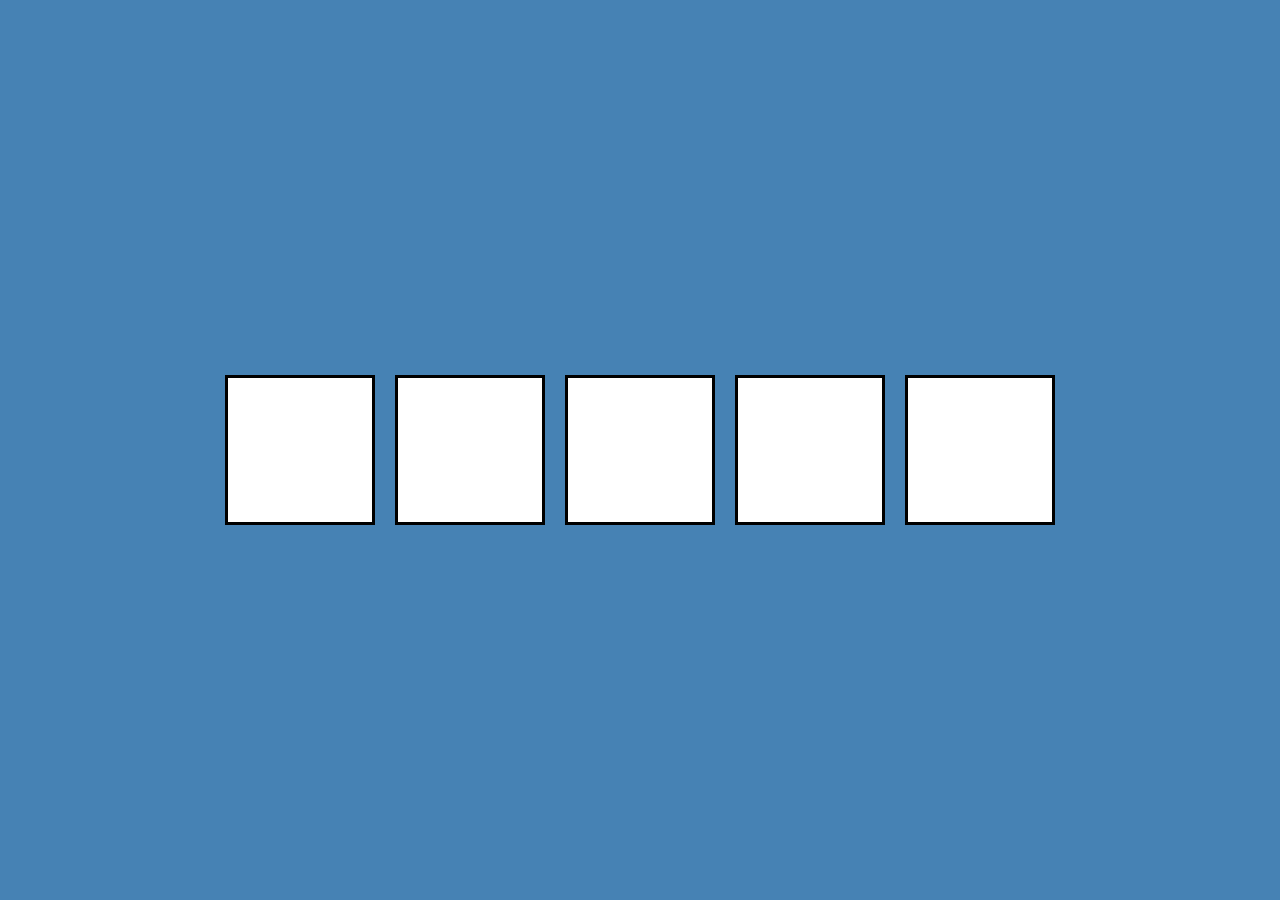
<file: projects/20.DragNdrop/index.html>
<!DOCTYPE html>
<html lang="en">
  <head>
    <meta charset="UTF-8" />
    <meta name="viewport" content="width=device-width, initial-scale=1.0" />
    <link rel="stylesheet" href="style.css" />
    <title>Drag N Drop</title>
  </head>
  <body>
    <div class="empty">
      <div class="fill" draggable="true"></div>
    </div>
    <div class="empty"></div>
    <div class="empty"></div>
    <div class="empty"></div>
    <div class="empty"></div>

    <script src="script.js"></script>
  </body>
</html>
</file>
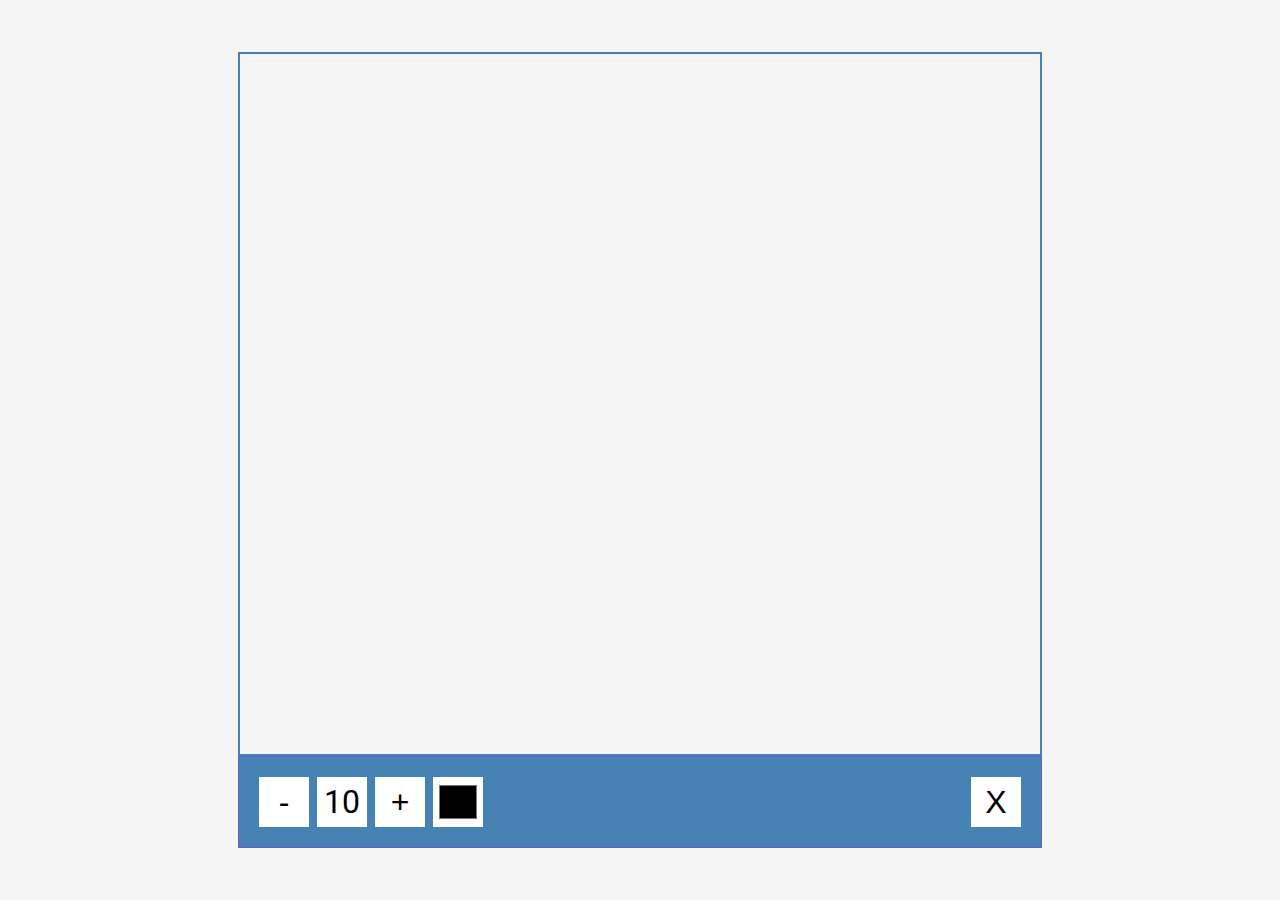
<file: projects/21.DrawingApp/index.html>
<!DOCTYPE html>
<html lang="en">
  <head>
    <meta charset="UTF-8" />
    <meta name="viewport" content="width=device-width, initial-scale=1.0" />
    <link rel="stylesheet" href="style.css" />
    <title>Drawing App</title>
  </head>
  <body>
    <canvas id="canvas" width="800" height="700"></canvas>
    <div class="toolbox">
      <button id="decrease">-</button>
      <span id="size">10</span>
      <button id="increase">+</button>
      <input type="color" id="color">
      <button id="clear">X</button>
    </div>

    <script src="script.js"></script>
  </body>
</html>
</file>
<file: style.css>
* {
    padding: 0;
    margin: 0;
    box-sizing: border-box;
}

body, html {
    height: 100%;
    width: 100%;
    background-color: #111;
    font-family: 'Segoe UI', sans-serif;
    color: white;
}

#main {
    display: grid;
    grid-template-columns: repeat(auto-fit, minmax(320px, 1fr));
    gap: 2rem;
    padding: 3rem;
    overflow-y: auto;
}

.project-card {
    position: relative;
    border-radius: 16px;
    background: #1a1a1a;
    transition: transform 0.3s ease;
    overflow: hidden;
    box-shadow: 0 8px 24px rgba(0,0,0,0.2);
}

.project-card:hover {
    transform: translateY(-5px);
}

.serial-number {
    position: absolute;
    top: 15px;
    left: 15px;
    background: rgba(255,255,255,0.1);
    color: #fff;
    width: 40px;
    height: 40px;
    border-radius: 50%;
    display: flex;
    align-items: center;
    justify-content: center;
    font-weight: 700;
    backdrop-filter: blur(4px);
    z-index: 2;
}

.project-content {
    position: relative;
}

.project-image {
    position: relative;
    aspect-ratio: 16/9;
    overflow: hidden;
}

.project-image img {
    width: 100%;
    height: 100%;
    object-fit: cover;
    transition: transform 0.3s ease;
}

.project-links {
    position: absolute;
    inset: 0;
    background: rgba(0, 0, 0, 0.8);
    display: flex;
    justify-content: center;
    align-items: center;
    gap: 1.5rem;
    opacity: 0;
    transition: opacity 0.3s ease;
    z-index: 1;
}

.project-card:hover .project-links {
    opacity: 1;
}

.link-icon {
    width: 45px;
    height: 45px;
    border-radius: 50%;
    display: flex;
    align-items: center;
    justify-content: center;
    text-decoration: none;
    transition: all 0.3s ease;
    backdrop-filter: blur(4px);
}

.link-icon.github {
    background: rgba(36,41,46,0.9);
    color: white;
}

.link-icon.live {
    background: rgba(33,150,243,0.9);
    color: white;
}

.link-icon:hover {
    transform: scale(1.15);
    box-shadow: 0 4px 15px rgba(0,0,0,0.3);
}

.project-title {
    padding: 1.2rem;
    font-size: 1.2rem;
    text-align: center;
    background: linear-gradient(to right, #2a2a2a, #1a1a1a);
    margin: 0;
}

@media (max-width: 768px) {
    #main {
        grid-template-columns: 1fr;
        padding: 1.5rem;
    }
    
    .project-title {
        font-size: 1rem;
        padding: 1rem;
    }
    
    .serial-number {
        width: 35px;
        height: 35px;
        font-size: 0.9rem;
    }
}
</file>
<file: projects/10.DadJokes/style.css>
@import url('https://fonts.googleapis.com/css2?family=Roboto:wght@400;700&display=swap');

* {
  box-sizing: border-box;
}

body {
  background-color: #f0ee88;
  font-family: 'Roboto', sans-serif;
  display: flex;
  flex-direction: column;
  align-items: center;
  justify-content: center;
  height: 100vh;
  overflow: hidden;
  margin: 0;
  padding: 20px;
}

.container {
  background-color: #fff;
  border-radius: 10px;
  box-shadow: 0 10px 20px rgba(0, 0, 0, 0.1), 0 6px 6px rgba(0, 0, 0, 0.1);
  padding: 50px 20px;
  text-align: center;
  max-width: 100%;
  width: 800px;
}

h3 {
  margin: 0;
  opacity: 0.5;
  letter-spacing: 2px;
}

.joke {
  font-size: 30px;
  letter-spacing: 1px;
  line-height: 40px;
  margin: 50px auto;
  max-width: 600px;
}

.btn {
  background-color: #e2ed0f;
  color: #000;
  border: 0;
  border-radius: 10px;
  box-shadow: 0 5px 15px rgba(0, 0, 0, 0.1), 0 6px 6px rgba(0, 0, 0, 0.1);
  padding: 14px 40px;
  font-size: 16px;
  cursor: pointer;
}

.btn:active {
  transform: scale(0.98);
}

.btn:focus {
  outline: 0;
}
</file>
<file: projects/11.EventKeycodes/style.css>
@import url('https://fonts.googleapis.com/css?family=Muli&display=swap');

* {
  box-sizing: border-box;
 
}

body {
  background-color: #383838;
  font-family: 'Muli', sans-serif;
  display: flex;
  align-items: center;
  justify-content: center;
  text-align: center;
  height: 100vh;
  overflow: hidden;
  margin: 0;
}

.key {
  border: 1px solid #999999;
  background-color: #2B2B2B;
  box-shadow: 1px 1px 3px rgba(0, 0, 0, 0.1);
  display: inline-flex;
  align-items: center;
  font-size: 20px;
  font-weight: bold;
  padding: 20px;
  flex-direction: column;
  margin: 10px;
  min-width: 150px;
  color: white;
  position: relative;
}

.key small {
  position: absolute;
  top: -24px;
  left: 0;
  text-align: center;
  width: 100%;
  color: #c4c4c4;
  font-size: 14px;
}
</file>
<file: projects/12.FaqCollapse/style.css>
@import url('https://fonts.googleapis.com/css?family=Muli&display=swap');

* {
  box-sizing: border-box;
}

body {
  font-family: 'Muli', sans-serif;
  background-color: #f0f0f0;
}

h1 {
  margin: 50px 0 30px;
  text-align: center;
}

.faq-container {
  max-width: 600px;
  margin: 0 auto;
}

.faq {
  background-color: transparent;
  border: 1px solid #9fa4a8;
  border-radius: 10px;
  margin: 20px 0;
  padding: 30px;
  position: relative;
  overflow: hidden;
  transition: 0.3s ease;
}

.faq.active {
  background-color: #fff;
  box-shadow: 0 3px 6px rgba(0, 0, 0, 0.1), 0 3px 6px rgba(0, 0, 0, 0.1);
}

.faq.active::before,
.faq.active::after {
  content: '\f075';
  font-family: 'Font Awesome 5 Free';
  color: #2ecc71;
  font-size: 7rem;
  position: absolute;
  opacity: 0.2;
  top: 20px;
  left: 20px;
  z-index: 0;
}

.faq.active::before {
  color: #3498db;
  top: -10px;
  left: -30px;
  transform: rotateY(180deg);
}

.faq-title {
  margin: 0 35px 0 0;
}

.faq-text {
  display: none;
  margin: 30px 0 0;
}

.faq.active .faq-text {
  display: block;
}

.faq-toggle {
  background-color: transparent;
  border: 0;
  border-radius: 50%;
  cursor: pointer;
  display: flex;
  align-items: center;
  justify-content: center;
  font-size: 16px;
  padding: 0;
  position: absolute;
  top: 30px;
  right: 30px;
  height: 30px;
  width: 30px;
}

.faq-toggle:focus {
  outline: 0;
}

.faq-toggle .fa-times {
  display: none;
}

.faq.active .faq-toggle .fa-times {
  color: #fff;
  display: block;
}

.faq.active .faq-toggle .fa-chevron-down {
  display: none;
}

.faq.active .faq-toggle {
  background-color: #9fa4a8;
}
</file>
<file: projects/13.RandomChoicePicker/style.css>
@import url('https://fonts.googleapis.com/css?family=Muli&display=swap');

* {
  box-sizing: border-box;
}

body {
  background-color: #db0eed;
  font-family: 'Muli', sans-serif;
  display: flex;
  flex-direction: column;
  align-items: center;
  justify-content: center;
  height: 100vh;
  overflow: hidden;
  margin: 0;
}

h3 {
  color: #fff;
  margin: 10px 0 20px;
  text-align: center;
}

.container {
  width: 500px;
}

textarea {
  border: none;
  display: block;
  width: 100%;
  height: 100px;
  font-family: inherit;
  padding: 10px;
  margin: 0 0 20px;
  font-size: 16px;
}

textarea:focus {
  outline: none;
}

.tag {
  background-color: #f51111;
  color: #ffffff;
  border-radius: 50px;
  padding: 10px 20px;
  margin: 0 5px 10px 0;
  font-size: 14px;
  display: inline-block;
}

.tag.highlight {
  background-color: #560202;
}
</file>
<file: projects/15.IncrementingCounter/style.css>
@import url('https://fonts.googleapis.com/css?family=Roboto+Mono&display=swap');

* {
  box-sizing: border-box;
}

body {
  background-color: #010101;
  color: #fff;
  font-family: 'Roboto Mono', sans-serif;
  display: flex;
  align-items: center;
  justify-content: center;
  height: 100vh;
  overflow: hidden;
  margin: 0;
}

.counter-container {
  display: flex;
  flex-direction: column;
  justify-content: center;
  text-align: center;
  margin: 30px 50px;
}

.counter {
  font-size: 60px;
  margin-top: 10px;
}

@media (max-width: 580px) {
  body {
    flex-direction: column;
  }
}
</file>
<file: projects/16.DrinkWater/style.css>
@import url('https://fonts.googleapis.com/css?family=Montserrat:400,600&display=swap');

:root {
  --border-color: #144fc6;
  --fill-color: #6ab3f8;
}

* {
  box-sizing: border-box;
}

body {
  background-color: #3494e4;
  color: #fff;
  font-family: 'Montserrat', sans-serif;
  display: flex;
  flex-direction: column;
  align-items: center;
  margin-bottom: 40px;
}

h1 {
  margin: 10px 0 0;
}

h3 {
  font-weight: 400;
  margin: 10px 0;
}

.cup {
  background-color: #fff;
  border: 4px solid var(--border-color);
  color: var(--border-color);
  border-radius: 0 0 40px 40px;
  height: 330px;
  width: 150px;
  margin: 30px 0;
  display: flex;
  flex-direction: column;
  overflow: hidden;
}

.cup.cup-small {
  height: 95px;
  width: 50px;
  border-radius: 0 0 15px 15px;
  background-color: rgba(255, 255, 255, 0.9);
  cursor: pointer;
  font-size: 14px;
  align-items: center;
  justify-content: center;
  text-align: center;
  margin: 5px;
  transition: 0.3s ease;
}

.cup.cup-small.full {
  background-color: var(--fill-color);
  color: #fff;
}

.cups {
  display: flex;
  flex-wrap: wrap;
  align-items: center;
  justify-content: center;
  width: 280px;
}

.remained {
  display: flex;
  flex-direction: column;
  align-items: center;
  justify-content: center;
  text-align: center;
  flex: 1;
  transition: 0.3s ease;
}

.remained span {
  font-size: 20px;
  font-weight: bold;
}

.remained small {
  font-size: 12px;
}

.percentage {
  background-color: var(--fill-color);
  display: flex;
  align-items: center;
  justify-content: center;
  font-weight: bold;
  font-size: 30px;
  height: 0;
  transition: 0.3s ease;
}

.text {
  text-align: center;
  margin: 0 0 5px;
}
</file>
<file: projects/17.BackgroundSlider/style.css>
@import url('https://fonts.googleapis.com/css2?family=Roboto:wght@400;700&display=swap');

* {
  box-sizing: border-box;
}

body {
  font-family: 'Roboto', sans-serif;
  display: flex;
  flex-direction: column;
  align-items: center;
  justify-content: center;
  height: 100vh;
  overflow: hidden;
  margin: 0;
  background-position: center center;
  background-size: cover;
  transition: 0.4s;
}

body::before {
  content: '';
  position: absolute;
  top: 0;
  left: 0;
  width: 100%;
  height: 100vh;
  background-color: rgba(0, 0, 0, 0.7);
  z-index: -1;
}

.slider-container {
  box-shadow: 0 3px 6px rgba(0, 0, 0, 0.16), 0 3px 6px rgba(0, 0, 0, 0.23);
  height: 70vh;
  width: 70vw;
  position: relative;
  overflow: hidden;
}

.slide {
  opacity: 0;
  height: 100vh;
  width: 100vw;
  background-position: center center;
  background-size: cover;
  position: absolute;
  top: -15vh;
  left: -15vw;
  transition: 0.4s ease;
  z-index: 1;
}

.slide.active {
  opacity: 1;
}

.arrow {
  position: fixed;
  background-color: transparent;
  color: #fff;
  padding: 20px;
  font-size: 30px;
  border: 2px solid orange;
  top: 50%;
  transform: translateY(-50%);
  cursor: pointer;
}

.arrow:focus {
  outline: 0;
}

.left-arrow {
  left: calc(15vw - 65px);
}

.right-arrow {
  right: calc(15vw - 65px);
}
</file>
<file: projects/18.ThemeClock/style.css>
@import url('https://fonts.googleapis.com/css?family=Heebo:300&display=swap');

* {
  box-sizing: border-box;
}

:root {
  --primary-color: #000;
  --secondary-color: #fff;
}

html {
  transition: all 0.5s ease-in;
}

html.dark {
  --primary-color: #fff;
  --secondary-color: #333;
}

html.dark {
  background-color: #111;
  color: var(--primary-color);
}

body {
  font-family: 'Heebo', sans-serif;
  display: flex;
  align-items: center;
  justify-content: center;
  height: 100vh;
  overflow: hidden;
  margin: 0;
}

.toggle {
  cursor: pointer;
  background-color: var(--primary-color);
  color: var(--secondary-color);
  border: 0;
  border-radius: 4px;
  padding: 8px 12px;
  position: absolute;
  top: 100px;
}

.toggle:focus {
  outline: none;
}

.clock-container {
  display: flex;
  flex-direction: column;
  justify-content: space-between;
  align-items: center;
}

.clock {
  position: relative;
  width: 200px;
  height: 200px;
}

.needle {
  background-color: var(--primary-color);
  position: absolute;
  top: 50%;
  left: 50%;
  height: 65px;
  width: 3px;
  transform-origin: bottom center;
  transition: all 0.5s ease-in linear;
}

.needle.hour {
  transform: translate(-50%, -100%) rotate(0deg);
}

.needle.minute {
  transform: translate(-50%, -100%) rotate(0deg);
  height: 100px;
}

.needle.second {
  transform: translate(-50%, -100%) rotate(0deg);
  height: 100px;
  background-color: #e74c3c;
}

.center-point {
  background-color: #e74c3c;
  width: 10px;
  height: 10px;
  position: absolute;
  top: 50%;
  left: 50%;
  transform: translate(-50%, -50%);
  border-radius: 50%;
}

.center-point::after {
  content: '';
  background-color: var(--primary-color);
  width: 5px;
  height: 5px;
  position: absolute;
  top: 50%;
  left: 50%;
  transform: translate(-50%, -50%);
  border-radius: 50%;
}

.time {
  font-size: 60px;
}

.date {
  color: #aaa;
  font-size: 14px;
  letter-spacing: 0.3px;
  text-transform: uppercase;
}

.date .circle {
  background-color: var(--primary-color);
  color: var(--secondary-color);
  border-radius: 50%;
  height: 18px;
  width: 18px;
  display: inline-flex;
  align-items: center;
  justify-content: center;
  line-height: 18px;
  transition: all 0.5s ease-in;
  font-size: 12px;
}
</file>
<file: projects/19.ButtonRippleEffect/style.css>
@import url('https://fonts.googleapis.com/css2?family=Roboto:wght@400;700&display=swap');

* {
  box-sizing: border-box;
}

body {
  background-color: #000;
  font-family: 'Roboto', sans-serif;
  display: flex;
  flex-direction: column;
  align-items: center;
  justify-content: center;
  height: 100vh;
  overflow: hidden;
  margin: 0;
}

button {
  background-color: rgb(2, 120, 255);
  color: #fff;
  border: 1px rgb(2, 120, 255) solid;
  font-size: 14px;
  text-transform: uppercase;
  letter-spacing: 2px;
  padding: 20px 30px;
  overflow: hidden;
  margin: 10px 0;
  position: relative;
}

button:focus {
  outline: none;
}

button .circle {
  position: absolute;
  background-color: #fff;
  width: 100px;
  height: 100px;
  border-radius: 50%;
  transform: translate(-50%, -50%) scale(0);
  animation: scale 0.5s ease-out;
}

@keyframes scale {
  to {
    transform: translate(-50%, -50%) scale(3);
    opacity: 0;
  }
}
</file>
<file: projects/2.ProgressSteps/style.css>
@import url('https://fonts.googleapis.com/css?family=Muli&display=swap');

:root {
  --line-border-fill: #3498db;
  --line-border-empty: #383838;

}

* {
  box-sizing: border-box;
}

body {
  background-color: #f1f1f1;
  font-family: 'Muli', sans-serif;
  display: flex;
  align-items: center;
  justify-content: center;
  height: 100vh;
  overflow: hidden;
  margin: 0;
}

.container {
  text-align: center;
}

.progress-container {
  display: flex;
  justify-content: space-between;
  position: relative;
  margin-bottom: 30px;
  max-width: 100%;
  width: 350px;
}

.progress-container::before {
  content: '';
  background-color: var(--line-border-empty);
  position: absolute;
  top: 50%;
  left: 0;
  transform: translateY(-50%);
  height: 4px;
  width: 100%;
  z-index: -1;
}

.progress {
  background-color: var(--line-border-fill);
  position: absolute;
  top: 50%;
  left: 0;
  transform: translateY(-50%);
  height: 4px;
  width: 0%;
  z-index: -1;
  transition: 0.4s ease;
}

.circle {
  background-color: #f1f1f1;
  color:#090909;
  border-radius: 50%;
  height: 30px;
  width: 30px;
  display: flex;
  align-items: center;
  justify-content: center;
  border: 3px solid var(--line-border-empty);
  transition: 0.4s ease;
}

.circle.active {
  border-color: var(--line-border-fill);
}

.btn {
  background-color: var(--line-border-fill);
  color: #fff;
  border: 0;
  border-radius: 6px;
  cursor: pointer;
  font-family: inherit;
  padding: 8px 30px;
  margin: 5px;
  font-size: 14px;
}

.btn:active {
  transform: scale(0.98);
}

.btn:focus {
  outline: 0;
}

.btn:disabled {
  background-color: var(--line-border-empty);
  cursor: not-allowed;
}
</file>
<file: projects/20.DragNdrop/style.css>
* {
  box-sizing: border-box;
}

body {
  background-color: steelblue;
  display: flex;
  align-items: center;
  justify-content: center;
  height: 100vh;
  overflow: hidden;
  margin: 0;
}

.empty {
  height: 150px;
  width: 150px;
  margin: 10px;
  border: solid 3px black;
  background: white;
}

.fill {
  background-image: url('https://plus.unsplash.com/premium_photo-1664127534779-f1ab9a1962df?q=150&w=150&auto=format&fit=crop&ixlib=rb-4.0.3&ixid=M3wxMjA3fDB8MHxwaG90by1wYWdlfHx8fGVufDB8fHx8fA%3D%3D');
  height: 145px;
  width: 145px;
  cursor: pointer;
}

.hold {
  border: solid 5px #ccc;
}

.hovered {
  background-color: #333;
  border-color: white;
  border-style: dashed;
}

@media (max-width: 800px) {
  body {
    flex-direction: column;
  }
}
</file>
<file: projects/21.DrawingApp/style.css>
@import url('https://fonts.googleapis.com/css2?family=Roboto:wght@400;700&display=swap');

* {
  box-sizing: border-box;
}

body {
  background-color: #f5f5f5;
  font-family: 'Roboto', sans-serif;
  display: flex;
  flex-direction: column;
  align-items: center;
  justify-content: center;
  height: 100vh;
  margin: 0;
}

canvas {
  border: 2px solid steelblue;
}

.toolbox {
  background-color: steelblue;
  border: 1px solid slateblue;
  display: flex;
  width: 804px;
  padding: 1rem;
}

.toolbox > * {
  background-color: #fff;
  border: none;
  display: inline-flex;
  align-items: center;
  justify-content: center;
  font-size: 2rem;
  height: 50px;
  width: 50px;
  margin: 0.25rem;
  padding: 0.25rem;
  cursor: pointer;
}

.toolbox > *:last-child {
  margin-left: auto;
}
</file>
